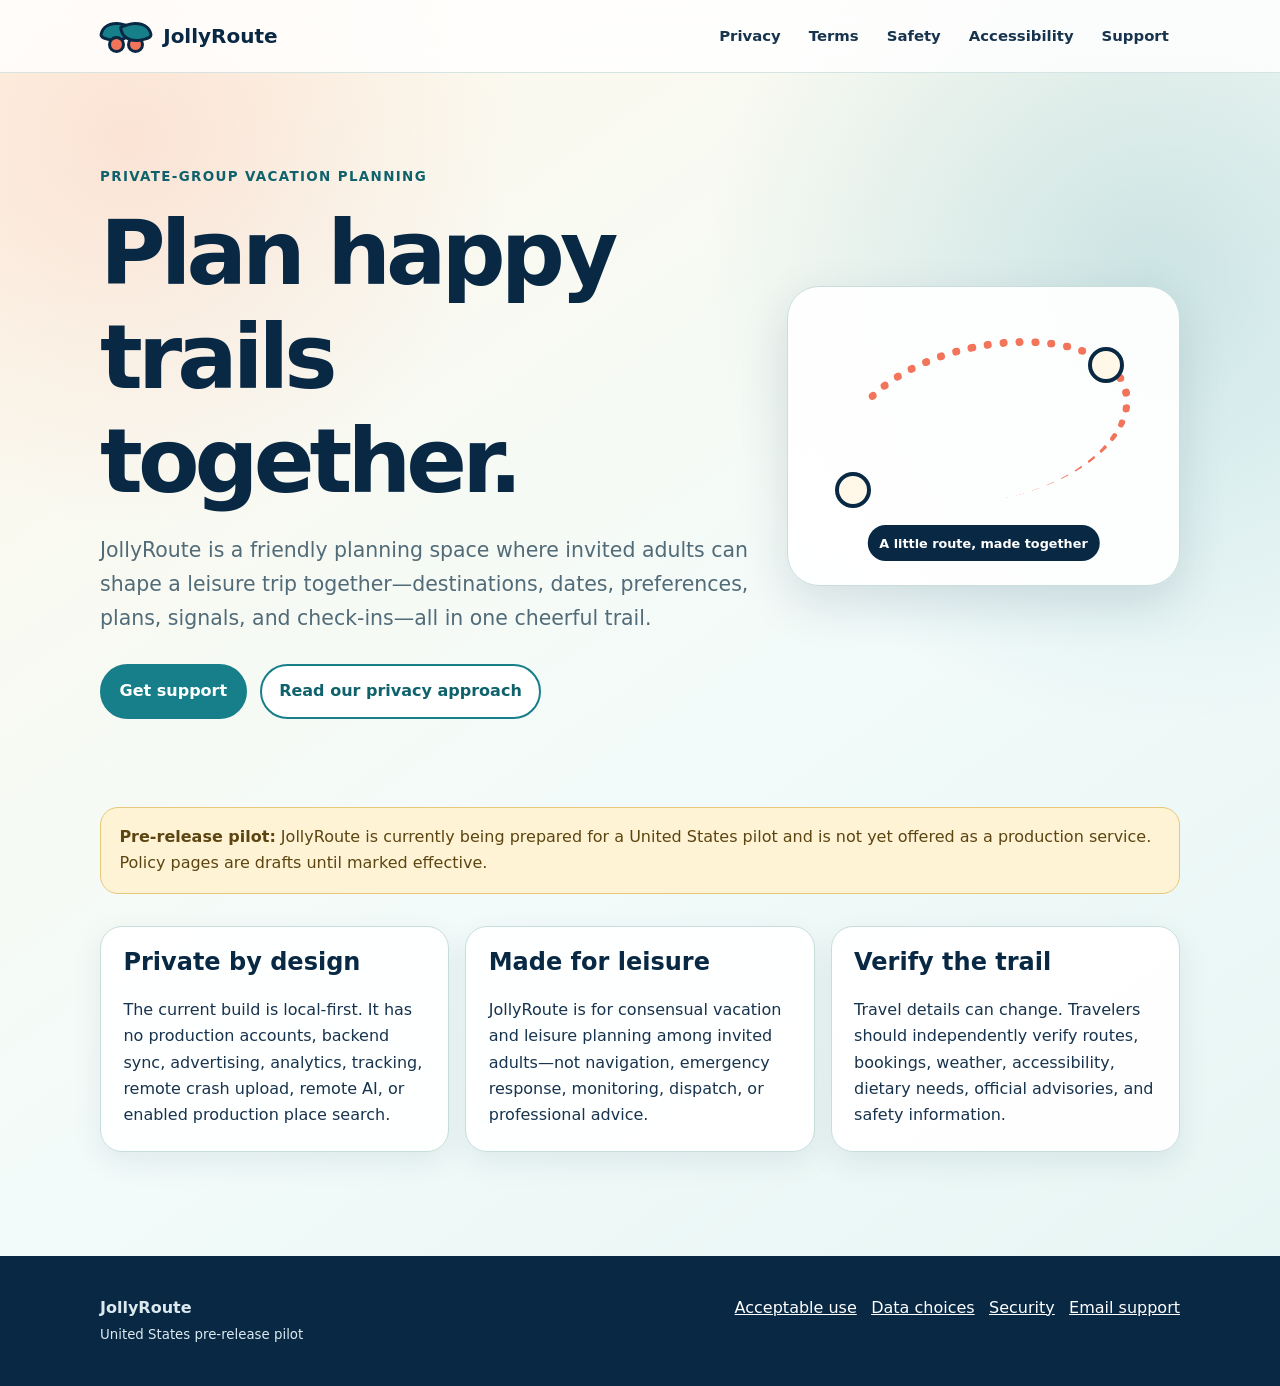
<file: index.html>
<!doctype html>
<html lang="en-US"><head><meta charset="utf-8"><meta name="viewport" content="width=device-width, initial-scale=1"><meta name="description" content="Official support and policy information for JollyRoute, a private-group vacation planning app for adults."><title>JollyRoute — plan happy trails together</title><link rel="stylesheet" href="styles.css"></head><body>
<a class="skip-link" href="#main">Skip to content</a>
<header class="site-header"><nav class="nav-wrap" aria-label="Primary navigation"><a class="brand" href="index.html" aria-current="page"><span class="brand-mark" aria-hidden="true"><span class="wheel one"></span><span class="wheel two"></span></span>JollyRoute</a><div class="nav-links"><a href="privacy.html">Privacy</a><a href="terms.html">Terms</a><a href="safety.html">Safety</a><a href="accessibility.html">Accessibility</a><a href="support.html">Support</a></div></nav></header>
<main id="main"><section class="hero"><div><p class="eyebrow">Private-group vacation planning</p><h1>Plan happy trails together.</h1><p class="lead">JollyRoute is a friendly planning space where invited adults can shape a leisure trip together—destinations, dates, preferences, plans, signals, and check-ins—all in one cheerful trail.</p><div class="button-row"><a class="button" href="support.html">Get support</a><a class="button secondary" href="privacy.html">Read our privacy approach</a></div></div><div class="trail-card" role="img" aria-label="Abstract JollyRoute trail connecting two stops"><span class="stop a"></span><span class="stop b"></span><span class="tiny-label">A little route, made together</span></div></section>
<div class="notice"><strong>Pre-release pilot:</strong> JollyRoute is currently being prepared for a United States pilot and is not yet offered as a production service. Policy pages are drafts until marked effective.</div>
<section class="grid" aria-label="JollyRoute principles"><article class="card"><h2>Private by design</h2><p>The current build is local-first. It has no production accounts, backend sync, advertising, analytics, tracking, remote crash upload, remote AI, or enabled production place search.</p></article><article class="card"><h2>Made for leisure</h2><p>JollyRoute is for consensual vacation and leisure planning among invited adults—not navigation, emergency response, monitoring, dispatch, or professional advice.</p></article><article class="card"><h2>Verify the trail</h2><p>Travel details can change. Travelers should independently verify routes, bookings, weather, accessibility, dietary needs, official advisories, and safety information.</p></article></section></main>
<footer class="site-footer"><div class="footer-wrap"><div><strong>JollyRoute</strong><br><small>United States pre-release pilot</small></div><div class="footer-links"><a href="acceptable-use.html">Acceptable use</a><a href="data-choices.html">Data choices</a><a href="security.html">Security</a><a href="mailto:jollyroute.support@gmail.com">Email support</a></div></div></footer></body></html>
</file>
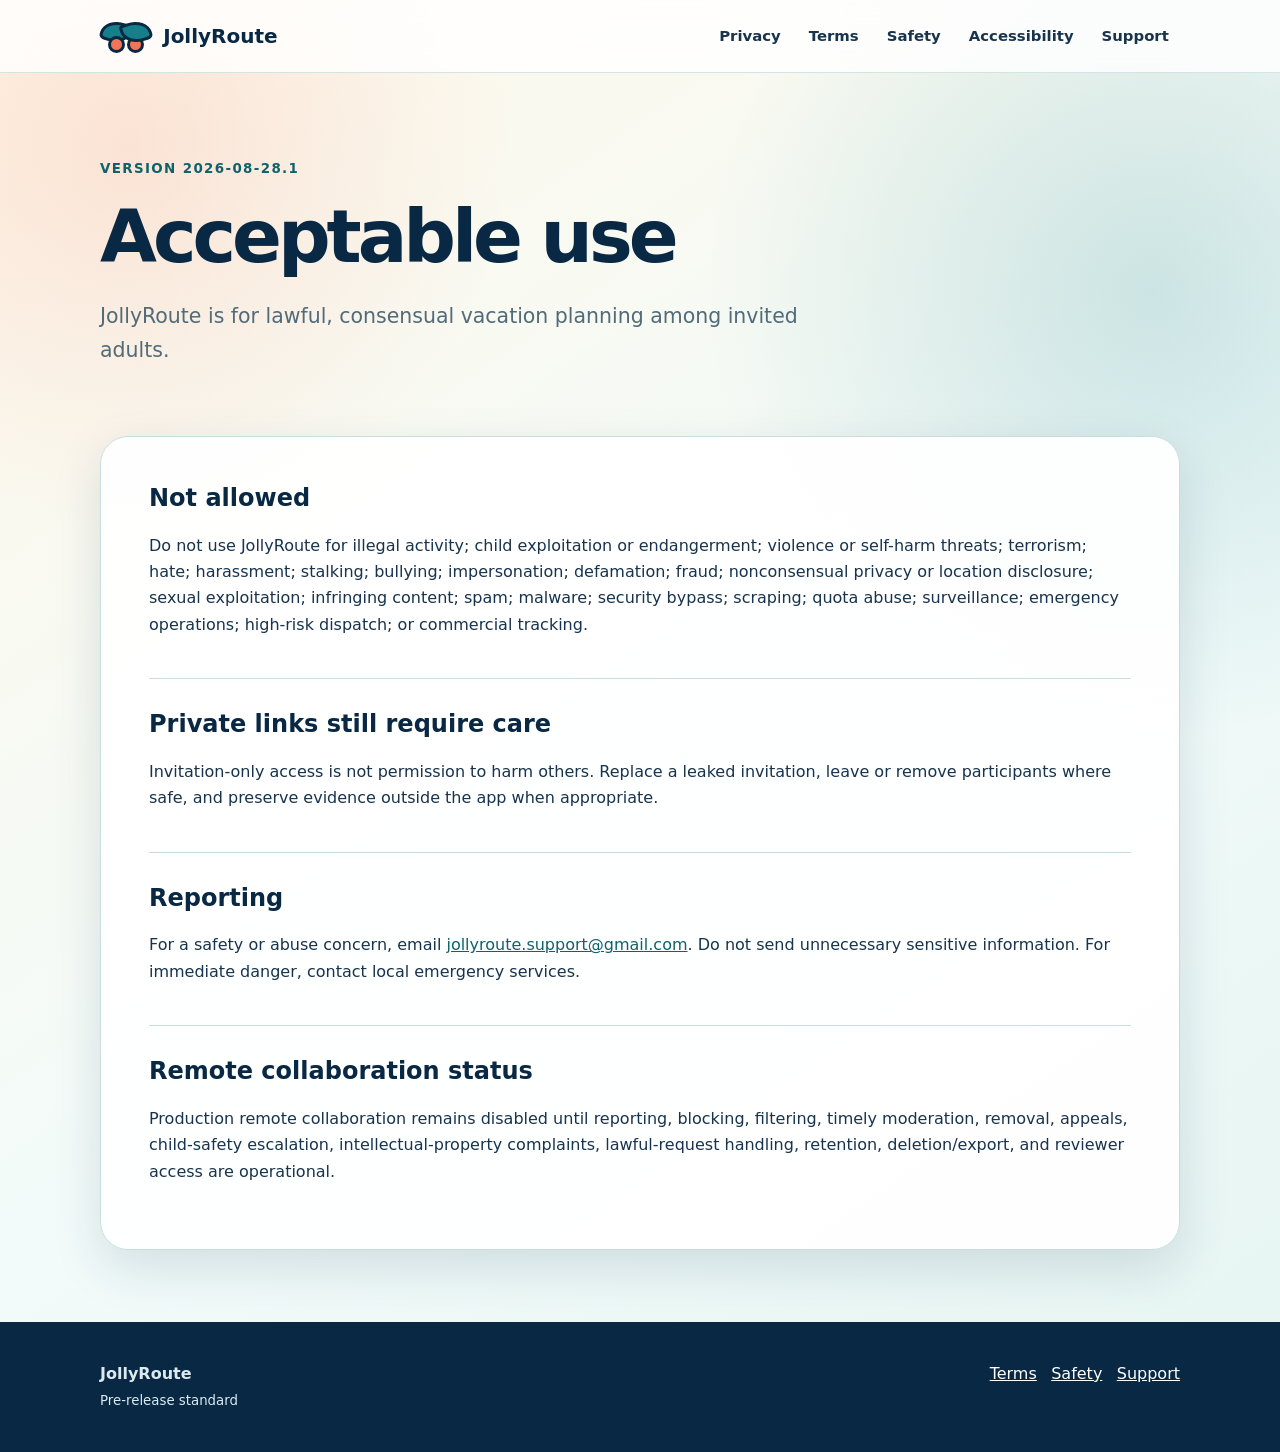
<file: acceptable-use.html>
<!doctype html><html lang="en-US"><head><meta charset="utf-8"><meta name="viewport" content="width=device-width, initial-scale=1"><meta name="description" content="JollyRoute acceptable use and community standards."><title>Acceptable use — JollyRoute</title><link rel="stylesheet" href="styles.css"></head><body>
<a class="skip-link" href="#main">Skip to content</a><header class="site-header"><nav class="nav-wrap" aria-label="Primary navigation"><a class="brand" href="index.html"><span class="brand-mark" aria-hidden="true"><span class="wheel one"></span><span class="wheel two"></span></span>JollyRoute</a><div class="nav-links"><a href="privacy.html">Privacy</a><a href="terms.html">Terms</a><a href="safety.html">Safety</a><a href="accessibility.html">Accessibility</a><a href="support.html">Support</a></div></nav></header>
<main id="main"><section class="page-hero"><p class="eyebrow">Version 2026-08-28.1</p><h1>Acceptable use</h1><p class="lead">JollyRoute is for lawful, consensual vacation planning among invited adults.</p></section><article class="content"><h2>Not allowed</h2><p>Do not use JollyRoute for illegal activity; child exploitation or endangerment; violence or self-harm threats; terrorism; hate; harassment; stalking; bullying; impersonation; defamation; fraud; nonconsensual privacy or location disclosure; sexual exploitation; infringing content; spam; malware; security bypass; scraping; quota abuse; surveillance; emergency operations; high-risk dispatch; or commercial tracking.</p><h2>Private links still require care</h2><p>Invitation-only access is not permission to harm others. Replace a leaked invitation, leave or remove participants where safe, and preserve evidence outside the app when appropriate.</p><h2>Reporting</h2><p>For a safety or abuse concern, email <a href="mailto:jollyroute.support@gmail.com?subject=Safety%20or%20abuse%20concern">jollyroute.support@gmail.com</a>. Do not send unnecessary sensitive information. For immediate danger, contact local emergency services.</p><h2>Remote collaboration status</h2><p>Production remote collaboration remains disabled until reporting, blocking, filtering, timely moderation, removal, appeals, child-safety escalation, intellectual-property complaints, lawful-request handling, retention, deletion/export, and reviewer access are operational.</p></article></main><footer class="site-footer"><div class="footer-wrap"><div><strong>JollyRoute</strong><br><small>Pre-release standard</small></div><div class="footer-links"><a href="terms.html">Terms</a><a href="safety.html">Safety</a><a href="support.html">Support</a></div></div></footer></body></html>
</file>
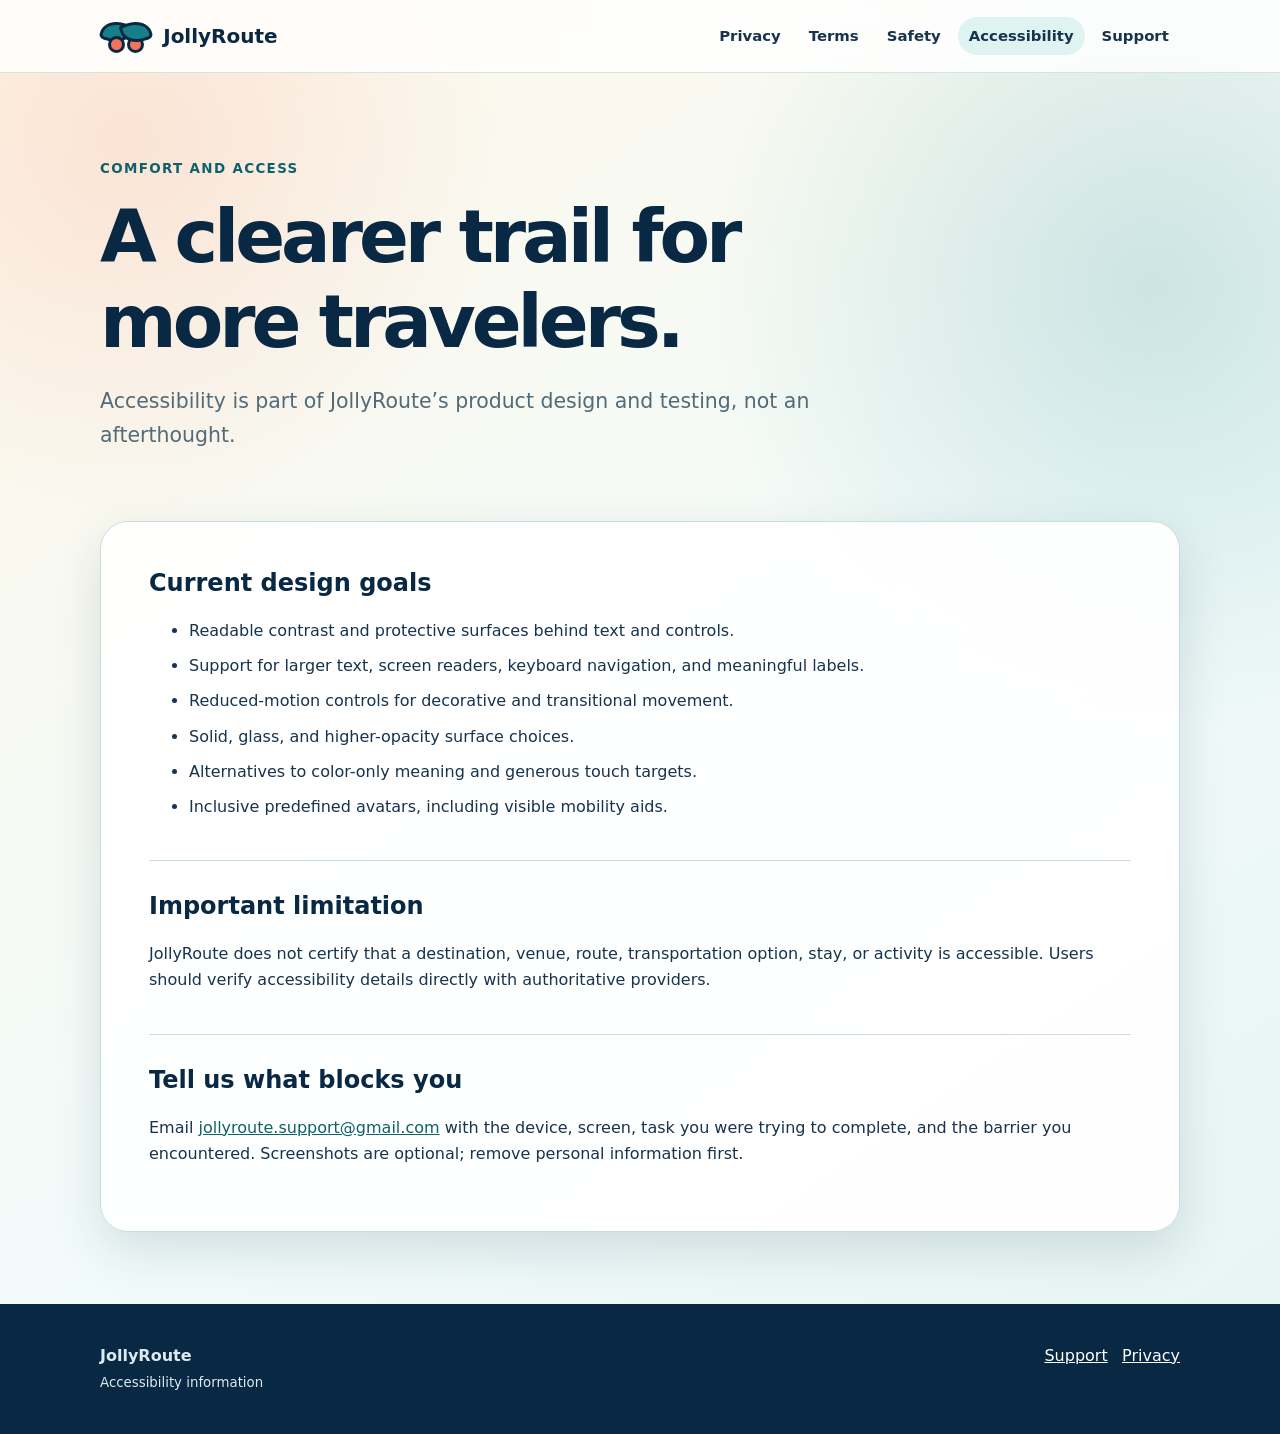
<file: accessibility.html>
<!doctype html><html lang="en-US"><head><meta charset="utf-8"><meta name="viewport" content="width=device-width, initial-scale=1"><meta name="description" content="JollyRoute accessibility information and feedback contact."><title>Accessibility — JollyRoute</title><link rel="stylesheet" href="styles.css"></head><body>
<a class="skip-link" href="#main">Skip to content</a><header class="site-header"><nav class="nav-wrap" aria-label="Primary navigation"><a class="brand" href="index.html"><span class="brand-mark" aria-hidden="true"><span class="wheel one"></span><span class="wheel two"></span></span>JollyRoute</a><div class="nav-links"><a href="privacy.html">Privacy</a><a href="terms.html">Terms</a><a href="safety.html">Safety</a><a href="accessibility.html" aria-current="page">Accessibility</a><a href="support.html">Support</a></div></nav></header>
<main id="main"><section class="page-hero"><p class="eyebrow">Comfort and access</p><h1>A clearer trail for more travelers.</h1><p class="lead">Accessibility is part of JollyRoute’s product design and testing, not an afterthought.</p></section><article class="content"><h2>Current design goals</h2><ul><li>Readable contrast and protective surfaces behind text and controls.</li><li>Support for larger text, screen readers, keyboard navigation, and meaningful labels.</li><li>Reduced-motion controls for decorative and transitional movement.</li><li>Solid, glass, and higher-opacity surface choices.</li><li>Alternatives to color-only meaning and generous touch targets.</li><li>Inclusive predefined avatars, including visible mobility aids.</li></ul><h2>Important limitation</h2><p>JollyRoute does not certify that a destination, venue, route, transportation option, stay, or activity is accessible. Users should verify accessibility details directly with authoritative providers.</p><h2>Tell us what blocks you</h2><p>Email <a href="mailto:jollyroute.support@gmail.com?subject=Accessibility%20feedback">jollyroute.support@gmail.com</a> with the device, screen, task you were trying to complete, and the barrier you encountered. Screenshots are optional; remove personal information first.</p></article></main><footer class="site-footer"><div class="footer-wrap"><div><strong>JollyRoute</strong><br><small>Accessibility information</small></div><div class="footer-links"><a href="support.html">Support</a><a href="privacy.html">Privacy</a></div></div></footer></body></html>
</file>
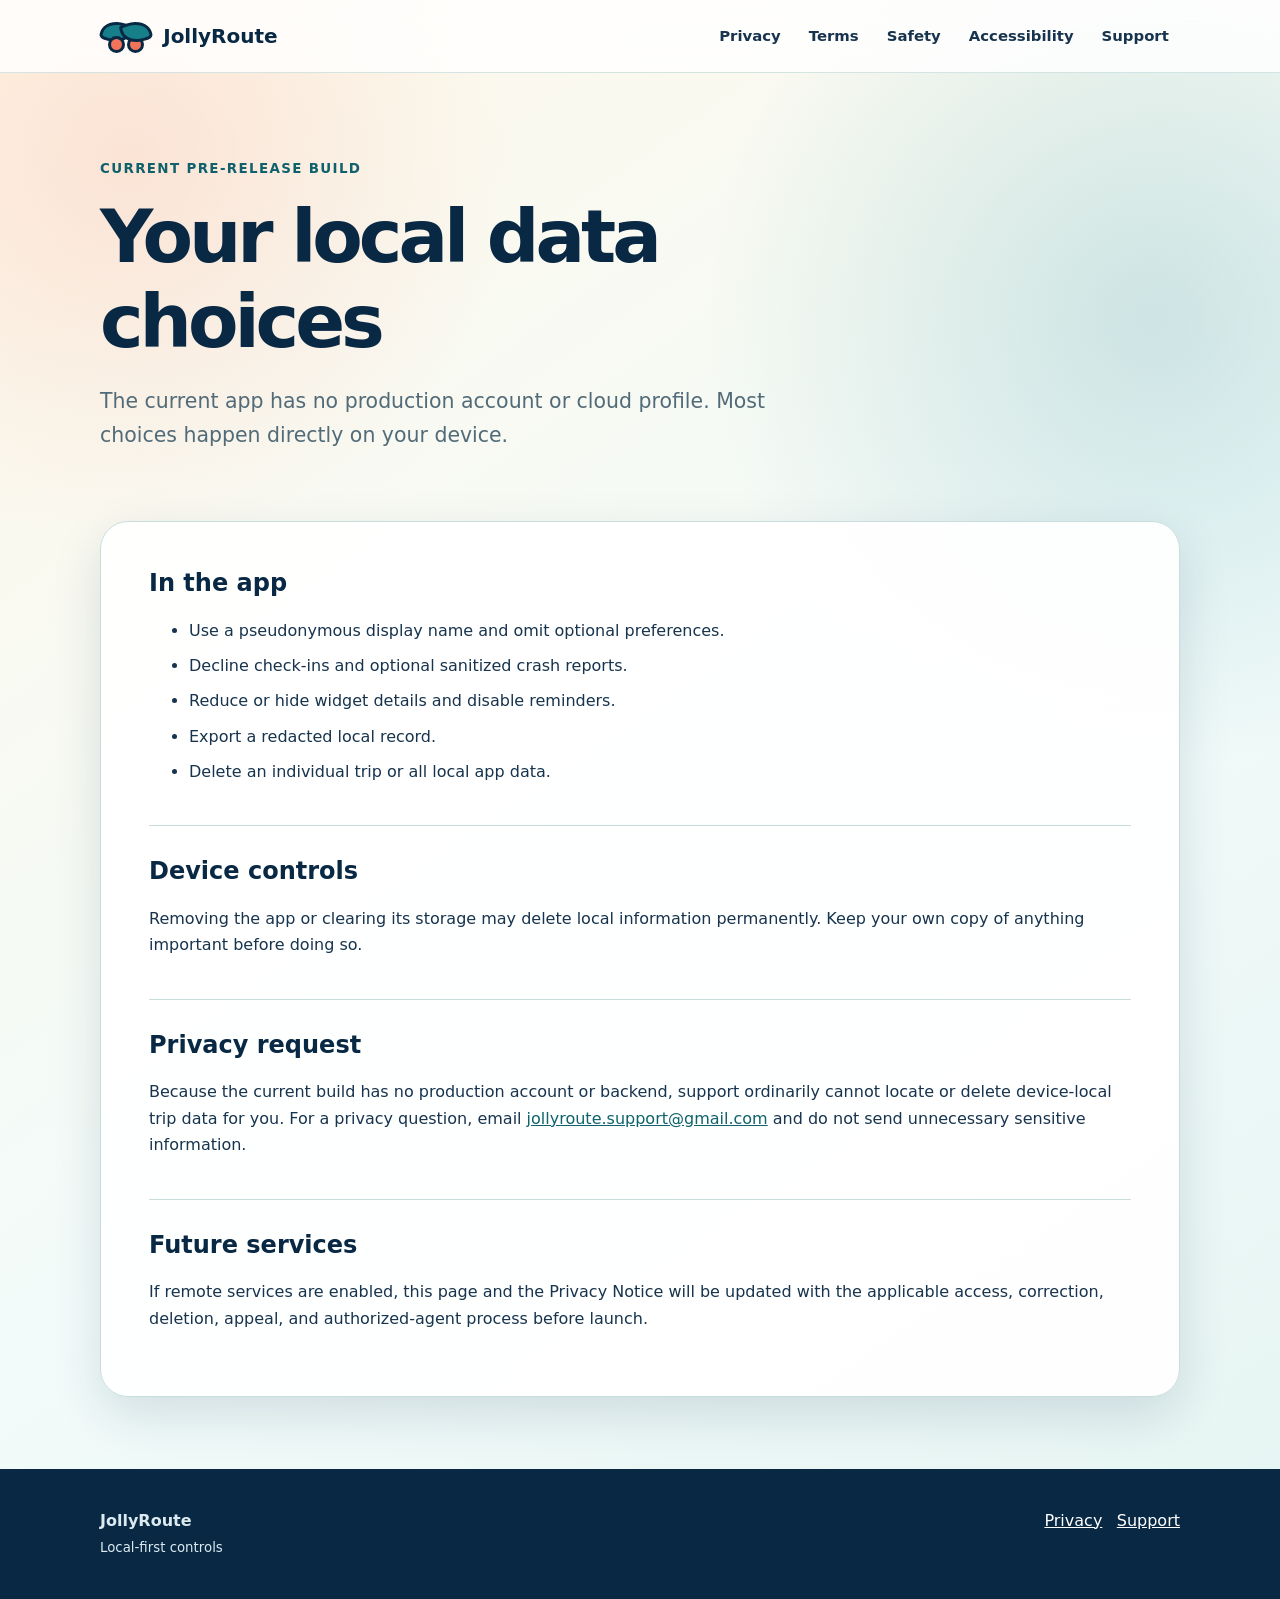
<file: data-choices.html>
<!doctype html><html lang="en-US"><head><meta charset="utf-8"><meta name="viewport" content="width=device-width, initial-scale=1"><meta name="description" content="JollyRoute local data choices."><title>Data choices — JollyRoute</title><link rel="stylesheet" href="styles.css"></head><body>
<a class="skip-link" href="#main">Skip to content</a><header class="site-header"><nav class="nav-wrap" aria-label="Primary navigation"><a class="brand" href="index.html"><span class="brand-mark" aria-hidden="true"><span class="wheel one"></span><span class="wheel two"></span></span>JollyRoute</a><div class="nav-links"><a href="privacy.html">Privacy</a><a href="terms.html">Terms</a><a href="safety.html">Safety</a><a href="accessibility.html">Accessibility</a><a href="support.html">Support</a></div></nav></header>
<main id="main"><section class="page-hero"><p class="eyebrow">Current pre-release build</p><h1>Your local data choices</h1><p class="lead">The current app has no production account or cloud profile. Most choices happen directly on your device.</p></section><article class="content"><h2>In the app</h2><ul><li>Use a pseudonymous display name and omit optional preferences.</li><li>Decline check-ins and optional sanitized crash reports.</li><li>Reduce or hide widget details and disable reminders.</li><li>Export a redacted local record.</li><li>Delete an individual trip or all local app data.</li></ul><h2>Device controls</h2><p>Removing the app or clearing its storage may delete local information permanently. Keep your own copy of anything important before doing so.</p><h2>Privacy request</h2><p>Because the current build has no production account or backend, support ordinarily cannot locate or delete device-local trip data for you. For a privacy question, email <a href="mailto:jollyroute.support@gmail.com?subject=Privacy%20request">jollyroute.support@gmail.com</a> and do not send unnecessary sensitive information.</p><h2>Future services</h2><p>If remote services are enabled, this page and the Privacy Notice will be updated with the applicable access, correction, deletion, appeal, and authorized-agent process before launch.</p></article></main><footer class="site-footer"><div class="footer-wrap"><div><strong>JollyRoute</strong><br><small>Local-first controls</small></div><div class="footer-links"><a href="privacy.html">Privacy</a><a href="support.html">Support</a></div></div></footer></body></html>
</file>
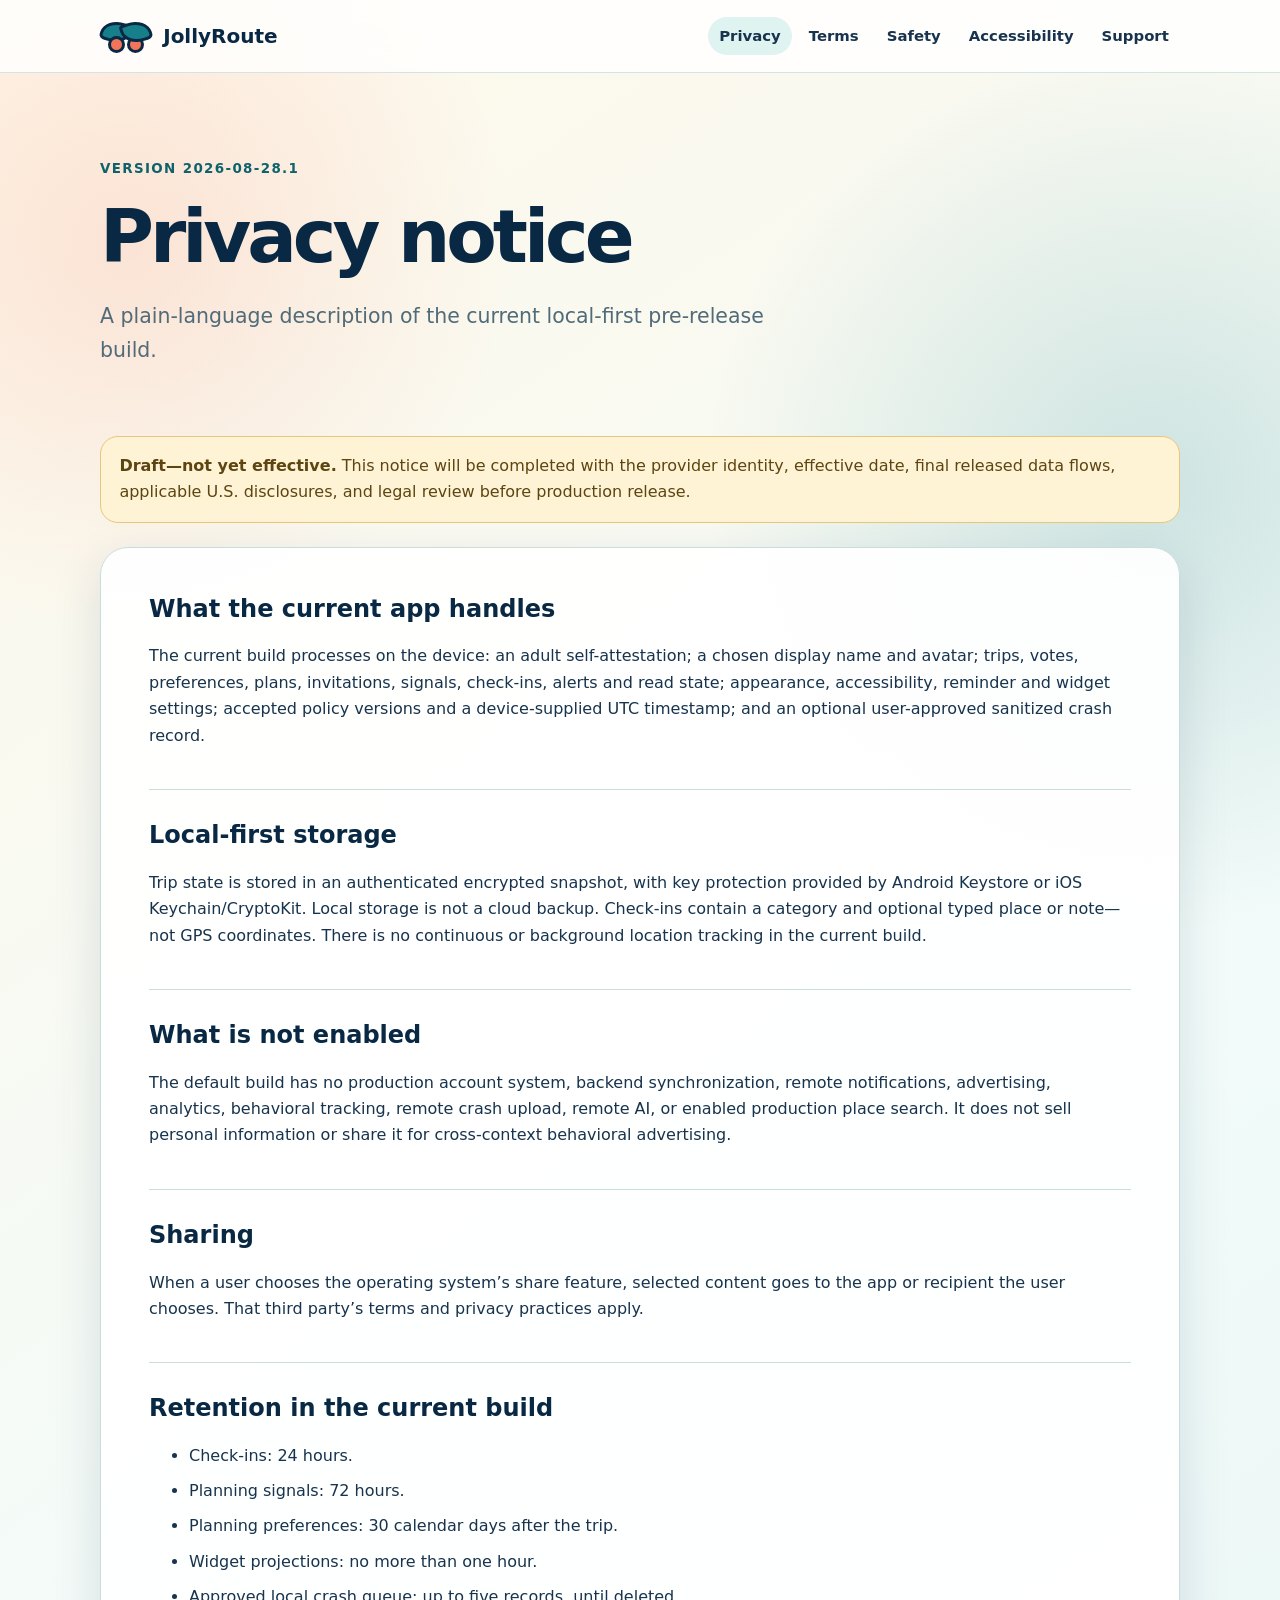
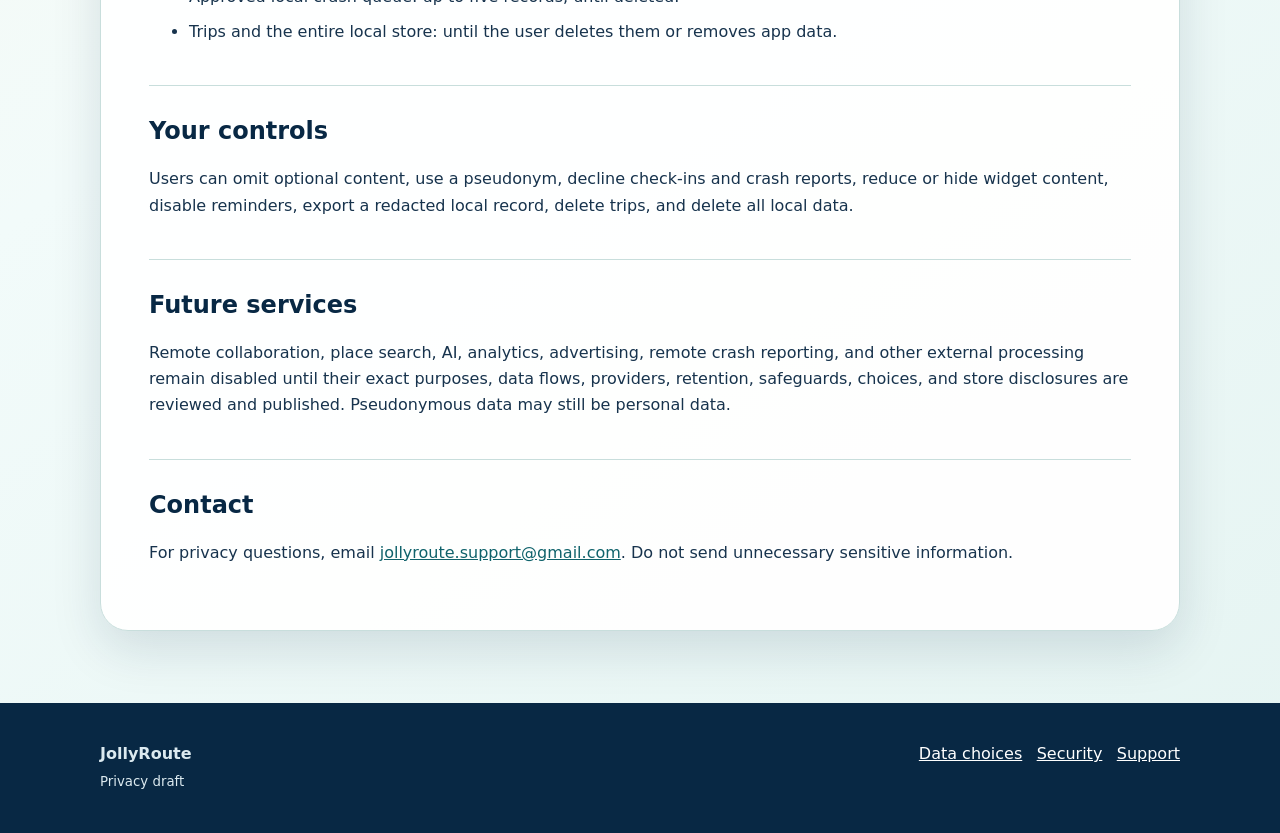
<file: privacy.html>
<!doctype html><html lang="en-US"><head><meta charset="utf-8"><meta name="viewport" content="width=device-width, initial-scale=1"><meta name="description" content="JollyRoute pre-release privacy notice."><title>Privacy — JollyRoute</title><link rel="stylesheet" href="styles.css"></head><body>
<a class="skip-link" href="#main">Skip to content</a><header class="site-header"><nav class="nav-wrap" aria-label="Primary navigation"><a class="brand" href="index.html"><span class="brand-mark" aria-hidden="true"><span class="wheel one"></span><span class="wheel two"></span></span>JollyRoute</a><div class="nav-links"><a href="privacy.html" aria-current="page">Privacy</a><a href="terms.html">Terms</a><a href="safety.html">Safety</a><a href="accessibility.html">Accessibility</a><a href="support.html">Support</a></div></nav></header>
<main id="main"><section class="page-hero"><p class="eyebrow">Version 2026-08-28.1</p><h1>Privacy notice</h1><p class="lead">A plain-language description of the current local-first pre-release build.</p></section><div class="notice"><strong>Draft—not yet effective.</strong> This notice will be completed with the provider identity, effective date, final released data flows, applicable U.S. disclosures, and legal review before production release.</div><article class="content">
<h2>What the current app handles</h2><p>The current build processes on the device: an adult self-attestation; a chosen display name and avatar; trips, votes, preferences, plans, invitations, signals, check-ins, alerts and read state; appearance, accessibility, reminder and widget settings; accepted policy versions and a device-supplied UTC timestamp; and an optional user-approved sanitized crash record.</p>
<h2>Local-first storage</h2><p>Trip state is stored in an authenticated encrypted snapshot, with key protection provided by Android Keystore or iOS Keychain/CryptoKit. Local storage is not a cloud backup. Check-ins contain a category and optional typed place or note—not GPS coordinates. There is no continuous or background location tracking in the current build.</p>
<h2>What is not enabled</h2><p>The default build has no production account system, backend synchronization, remote notifications, advertising, analytics, behavioral tracking, remote crash upload, remote AI, or enabled production place search. It does not sell personal information or share it for cross-context behavioral advertising.</p>
<h2>Sharing</h2><p>When a user chooses the operating system’s share feature, selected content goes to the app or recipient the user chooses. That third party’s terms and privacy practices apply.</p>
<h2>Retention in the current build</h2><ul><li>Check-ins: 24 hours.</li><li>Planning signals: 72 hours.</li><li>Planning preferences: 30 calendar days after the trip.</li><li>Widget projections: no more than one hour.</li><li>Approved local crash queue: up to five records, until deleted.</li><li>Trips and the entire local store: until the user deletes them or removes app data.</li></ul>
<h2>Your controls</h2><p>Users can omit optional content, use a pseudonym, decline check-ins and crash reports, reduce or hide widget content, disable reminders, export a redacted local record, delete trips, and delete all local data.</p>
<h2>Future services</h2><p>Remote collaboration, place search, AI, analytics, advertising, remote crash reporting, and other external processing remain disabled until their exact purposes, data flows, providers, retention, safeguards, choices, and store disclosures are reviewed and published. Pseudonymous data may still be personal data.</p>
<h2>Contact</h2><p>For privacy questions, email <a href="mailto:jollyroute.support@gmail.com?subject=Privacy%20request">jollyroute.support@gmail.com</a>. Do not send unnecessary sensitive information.</p>
</article></main><footer class="site-footer"><div class="footer-wrap"><div><strong>JollyRoute</strong><br><small>Privacy draft</small></div><div class="footer-links"><a href="data-choices.html">Data choices</a><a href="security.html">Security</a><a href="support.html">Support</a></div></div></footer></body></html>
</file>
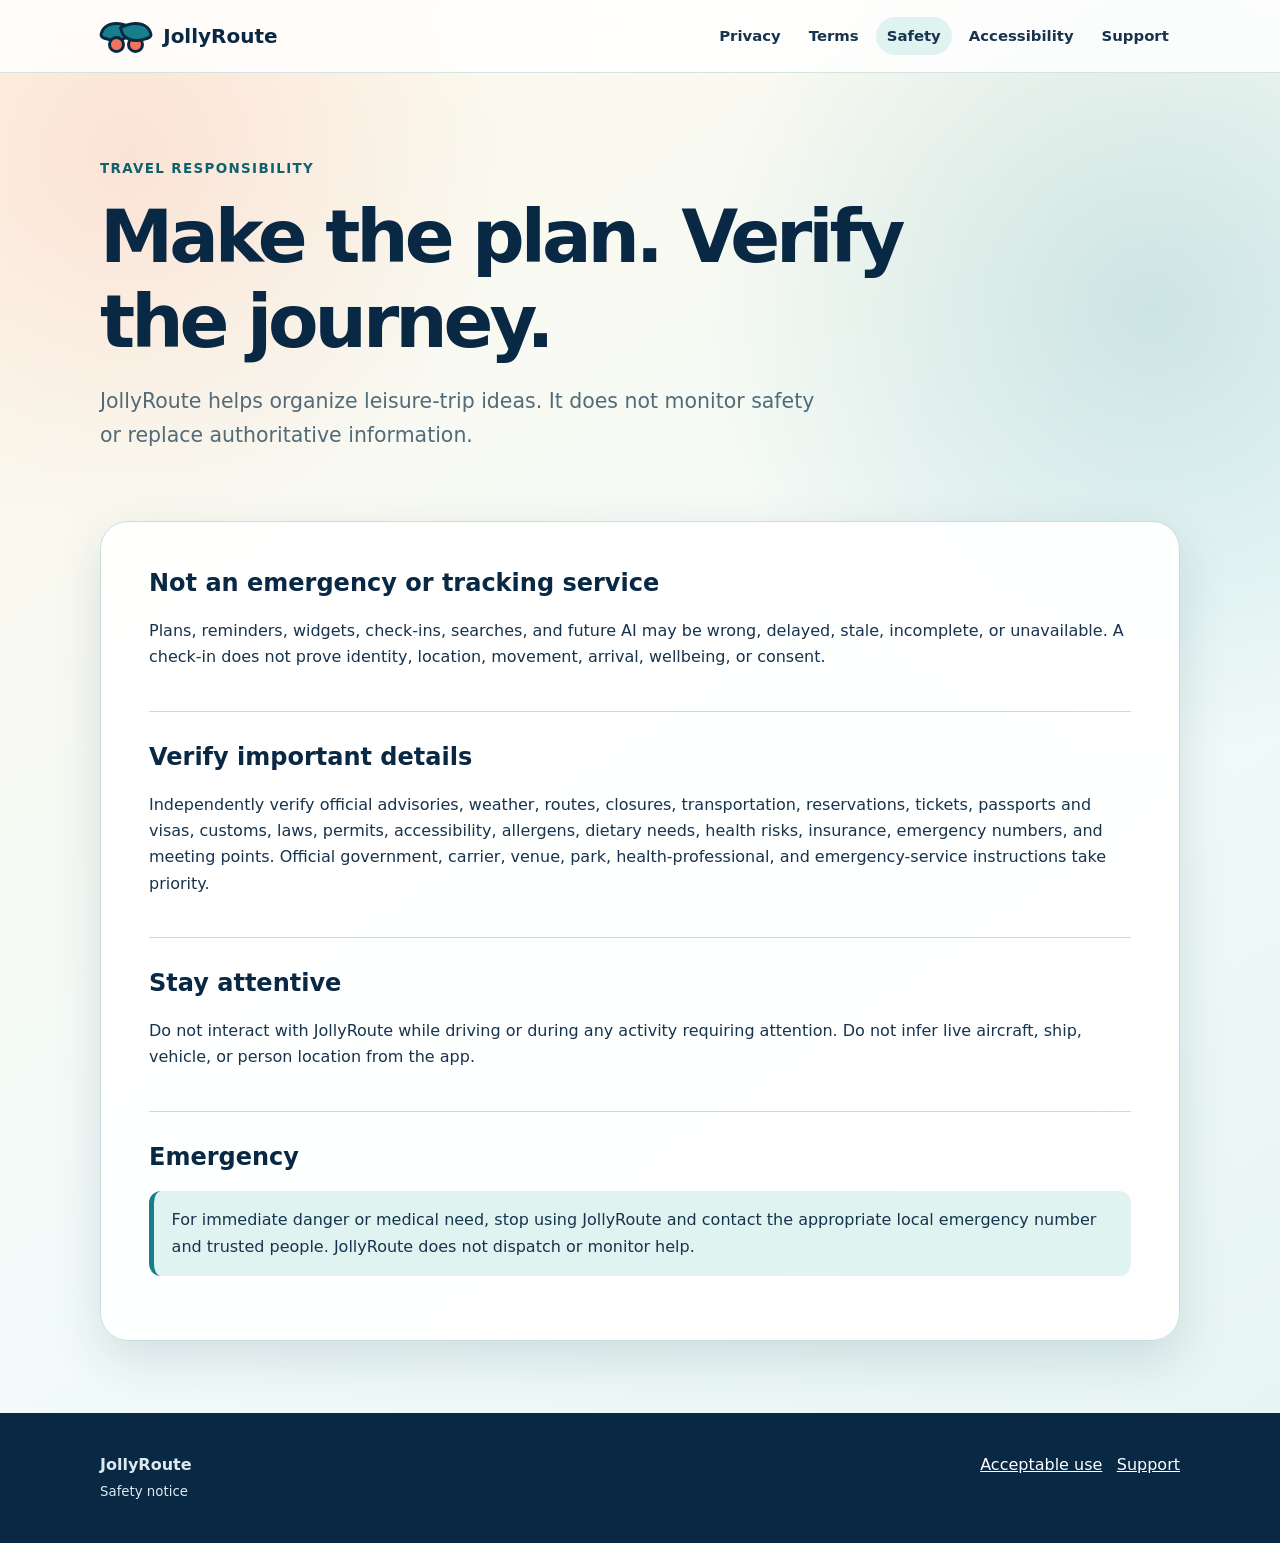
<file: safety.html>
<!doctype html><html lang="en-US"><head><meta charset="utf-8"><meta name="viewport" content="width=device-width, initial-scale=1"><meta name="description" content="JollyRoute travel safety and responsibility notice."><title>Travel safety — JollyRoute</title><link rel="stylesheet" href="styles.css"></head><body>
<a class="skip-link" href="#main">Skip to content</a><header class="site-header"><nav class="nav-wrap" aria-label="Primary navigation"><a class="brand" href="index.html"><span class="brand-mark" aria-hidden="true"><span class="wheel one"></span><span class="wheel two"></span></span>JollyRoute</a><div class="nav-links"><a href="privacy.html">Privacy</a><a href="terms.html">Terms</a><a href="safety.html" aria-current="page">Safety</a><a href="accessibility.html">Accessibility</a><a href="support.html">Support</a></div></nav></header>
<main id="main"><section class="page-hero"><p class="eyebrow">Travel responsibility</p><h1>Make the plan. Verify the journey.</h1><p class="lead">JollyRoute helps organize leisure-trip ideas. It does not monitor safety or replace authoritative information.</p></section><article class="content"><h2>Not an emergency or tracking service</h2><p>Plans, reminders, widgets, check-ins, searches, and future AI may be wrong, delayed, stale, incomplete, or unavailable. A check-in does not prove identity, location, movement, arrival, wellbeing, or consent.</p><h2>Verify important details</h2><p>Independently verify official advisories, weather, routes, closures, transportation, reservations, tickets, passports and visas, customs, laws, permits, accessibility, allergens, dietary needs, health risks, insurance, emergency numbers, and meeting points. Official government, carrier, venue, park, health-professional, and emergency-service instructions take priority.</p><h2>Stay attentive</h2><p>Do not interact with JollyRoute while driving or during any activity requiring attention. Do not infer live aircraft, ship, vehicle, or person location from the app.</p><h2>Emergency</h2><p class="callout">For immediate danger or medical need, stop using JollyRoute and contact the appropriate local emergency number and trusted people. JollyRoute does not dispatch or monitor help.</p></article></main><footer class="site-footer"><div class="footer-wrap"><div><strong>JollyRoute</strong><br><small>Safety notice</small></div><div class="footer-links"><a href="acceptable-use.html">Acceptable use</a><a href="support.html">Support</a></div></div></footer></body></html>
</file>
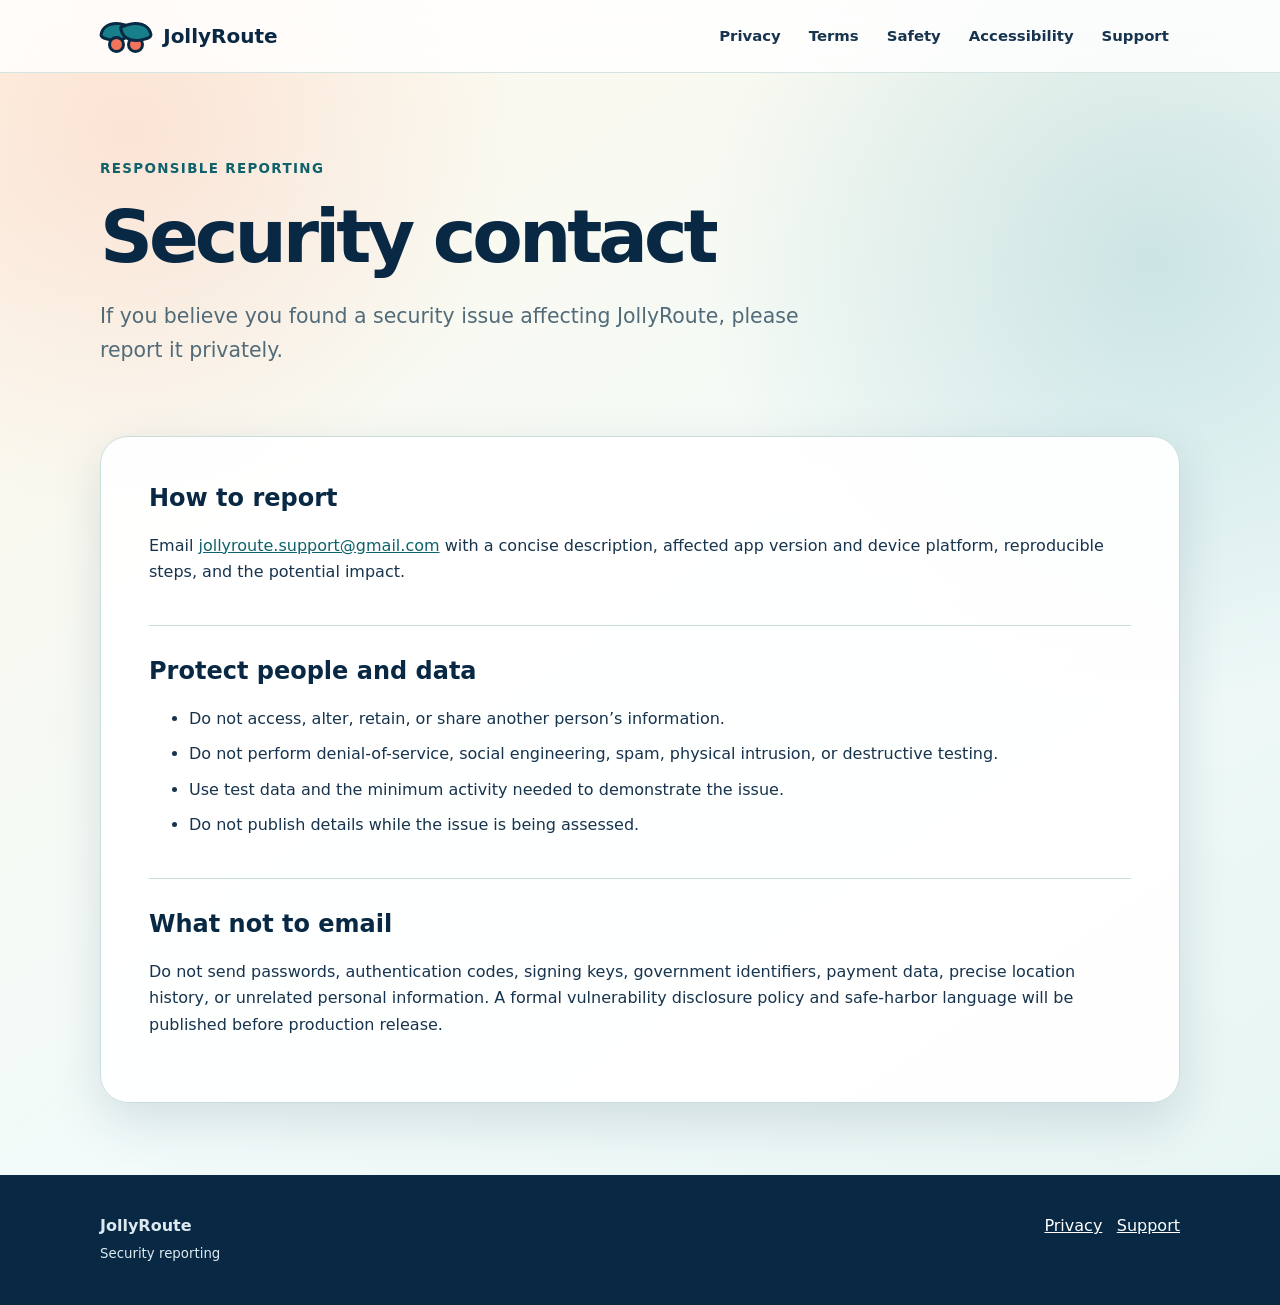
<file: security.html>
<!doctype html><html lang="en-US"><head><meta charset="utf-8"><meta name="viewport" content="width=device-width, initial-scale=1"><meta name="description" content="Report a potential JollyRoute security issue."><title>Security — JollyRoute</title><link rel="stylesheet" href="styles.css"></head><body>
<a class="skip-link" href="#main">Skip to content</a><header class="site-header"><nav class="nav-wrap" aria-label="Primary navigation"><a class="brand" href="index.html"><span class="brand-mark" aria-hidden="true"><span class="wheel one"></span><span class="wheel two"></span></span>JollyRoute</a><div class="nav-links"><a href="privacy.html">Privacy</a><a href="terms.html">Terms</a><a href="safety.html">Safety</a><a href="accessibility.html">Accessibility</a><a href="support.html">Support</a></div></nav></header>
<main id="main"><section class="page-hero"><p class="eyebrow">Responsible reporting</p><h1>Security contact</h1><p class="lead">If you believe you found a security issue affecting JollyRoute, please report it privately.</p></section><article class="content"><h2>How to report</h2><p>Email <a href="mailto:jollyroute.support@gmail.com?subject=Potential%20security%20issue">jollyroute.support@gmail.com</a> with a concise description, affected app version and device platform, reproducible steps, and the potential impact.</p><h2>Protect people and data</h2><ul><li>Do not access, alter, retain, or share another person’s information.</li><li>Do not perform denial-of-service, social engineering, spam, physical intrusion, or destructive testing.</li><li>Use test data and the minimum activity needed to demonstrate the issue.</li><li>Do not publish details while the issue is being assessed.</li></ul><h2>What not to email</h2><p>Do not send passwords, authentication codes, signing keys, government identifiers, payment data, precise location history, or unrelated personal information. A formal vulnerability disclosure policy and safe-harbor language will be published before production release.</p></article></main><footer class="site-footer"><div class="footer-wrap"><div><strong>JollyRoute</strong><br><small>Security reporting</small></div><div class="footer-links"><a href="privacy.html">Privacy</a><a href="support.html">Support</a></div></div></footer></body></html>
</file>
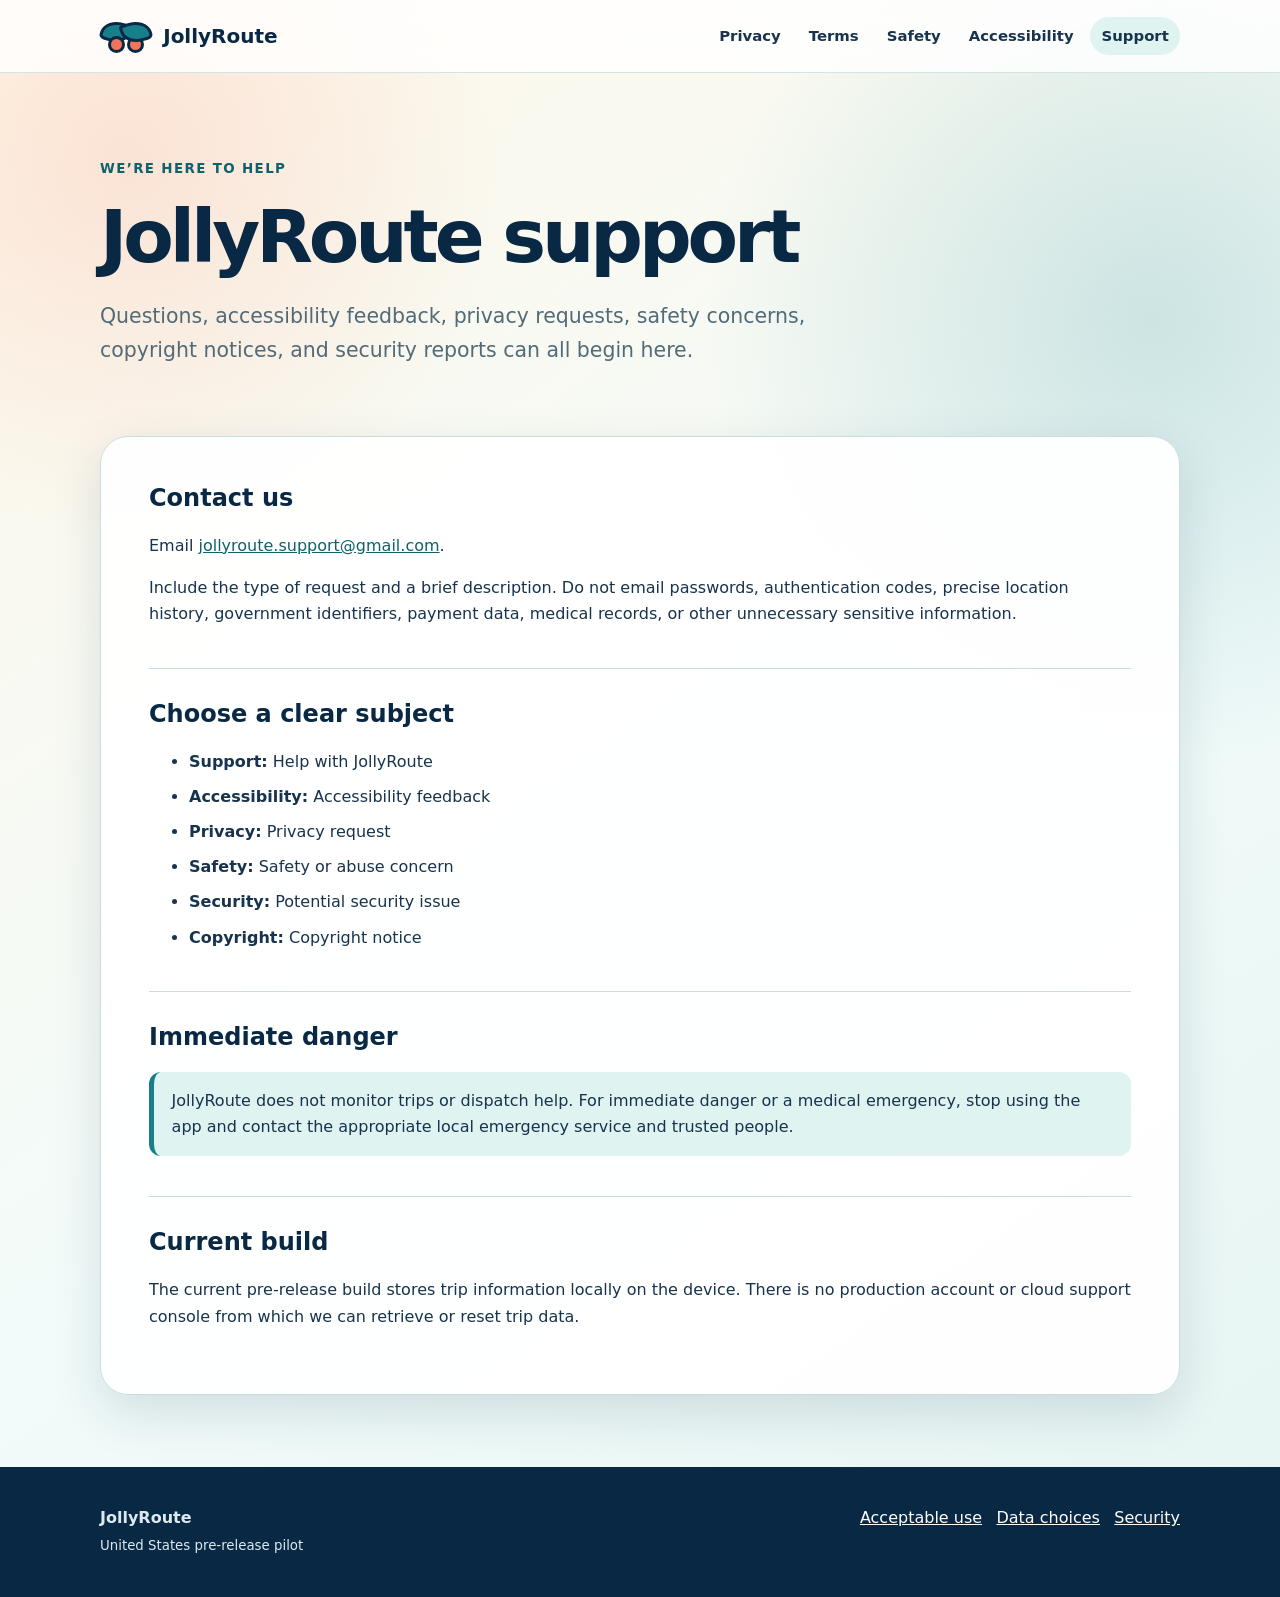
<file: support.html>
<!doctype html><html lang="en-US"><head><meta charset="utf-8"><meta name="viewport" content="width=device-width, initial-scale=1"><meta name="description" content="Contact JollyRoute support."><title>Support — JollyRoute</title><link rel="stylesheet" href="styles.css"></head><body>
<a class="skip-link" href="#main">Skip to content</a><header class="site-header"><nav class="nav-wrap" aria-label="Primary navigation"><a class="brand" href="index.html"><span class="brand-mark" aria-hidden="true"><span class="wheel one"></span><span class="wheel two"></span></span>JollyRoute</a><div class="nav-links"><a href="privacy.html">Privacy</a><a href="terms.html">Terms</a><a href="safety.html">Safety</a><a href="accessibility.html">Accessibility</a><a href="support.html" aria-current="page">Support</a></div></nav></header>
<main id="main"><section class="page-hero"><p class="eyebrow">We’re here to help</p><h1>JollyRoute support</h1><p class="lead">Questions, accessibility feedback, privacy requests, safety concerns, copyright notices, and security reports can all begin here.</p></section><article class="content">
<h2>Contact us</h2><p>Email <a href="mailto:jollyroute.support@gmail.com">jollyroute.support@gmail.com</a>.</p><p>Include the type of request and a brief description. Do not email passwords, authentication codes, precise location history, government identifiers, payment data, medical records, or other unnecessary sensitive information.</p>
<h2>Choose a clear subject</h2><ul><li><strong>Support:</strong> Help with JollyRoute</li><li><strong>Accessibility:</strong> Accessibility feedback</li><li><strong>Privacy:</strong> Privacy request</li><li><strong>Safety:</strong> Safety or abuse concern</li><li><strong>Security:</strong> Potential security issue</li><li><strong>Copyright:</strong> Copyright notice</li></ul>
<h2>Immediate danger</h2><p class="callout">JollyRoute does not monitor trips or dispatch help. For immediate danger or a medical emergency, stop using the app and contact the appropriate local emergency service and trusted people.</p>
<h2>Current build</h2><p>The current pre-release build stores trip information locally on the device. There is no production account or cloud support console from which we can retrieve or reset trip data.</p>
</article></main><footer class="site-footer"><div class="footer-wrap"><div><strong>JollyRoute</strong><br><small>United States pre-release pilot</small></div><div class="footer-links"><a href="acceptable-use.html">Acceptable use</a><a href="data-choices.html">Data choices</a><a href="security.html">Security</a></div></div></footer></body></html>
</file>
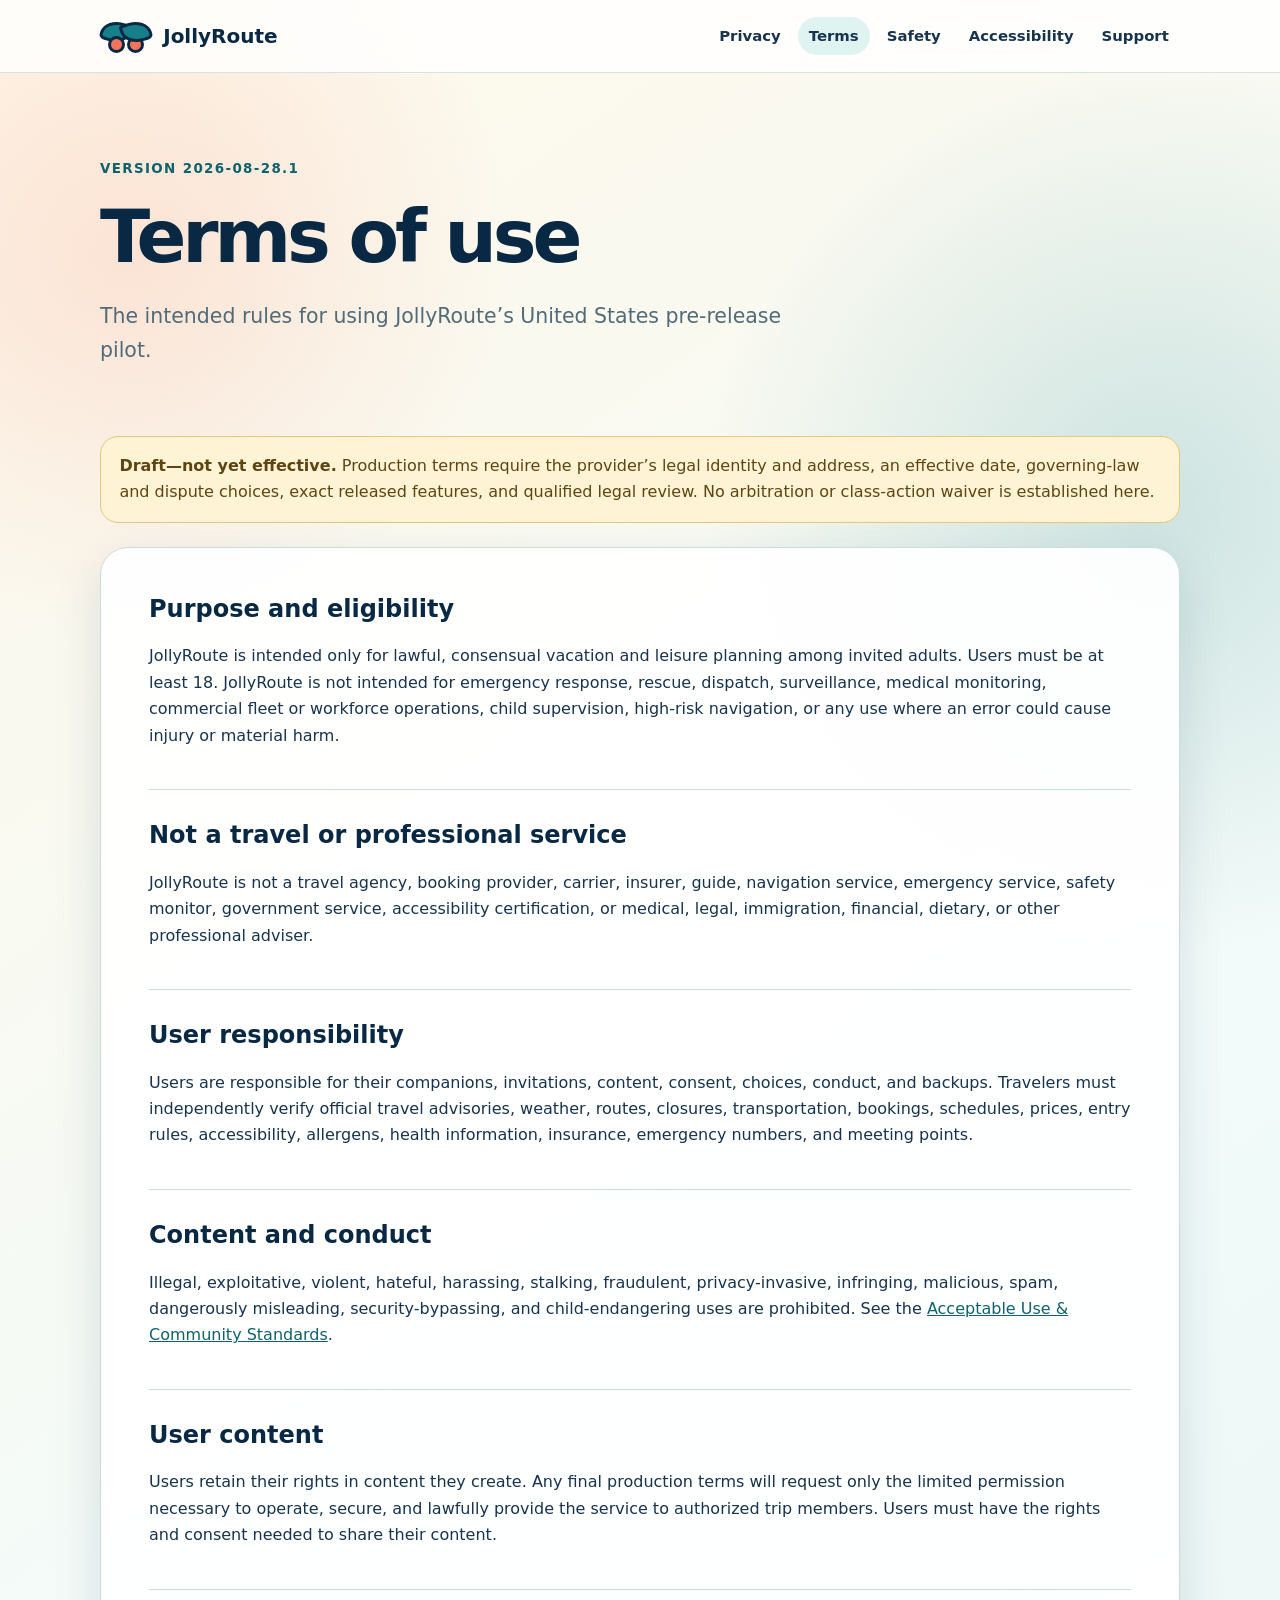
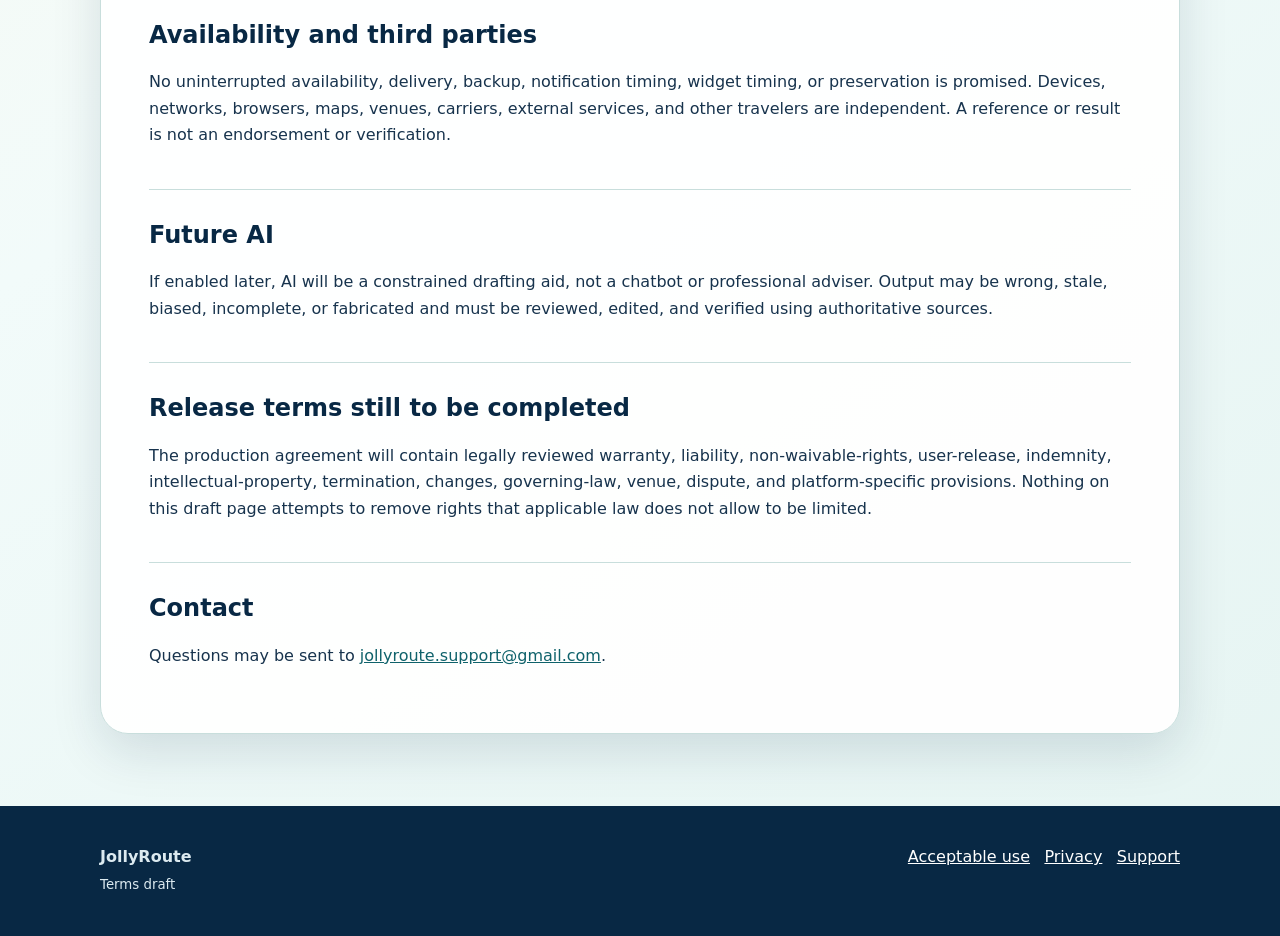
<file: terms.html>
<!doctype html><html lang="en-US"><head><meta charset="utf-8"><meta name="viewport" content="width=device-width, initial-scale=1"><meta name="description" content="JollyRoute pre-release terms information."><title>Terms — JollyRoute</title><link rel="stylesheet" href="styles.css"></head><body>
<a class="skip-link" href="#main">Skip to content</a><header class="site-header"><nav class="nav-wrap" aria-label="Primary navigation"><a class="brand" href="index.html"><span class="brand-mark" aria-hidden="true"><span class="wheel one"></span><span class="wheel two"></span></span>JollyRoute</a><div class="nav-links"><a href="privacy.html">Privacy</a><a href="terms.html" aria-current="page">Terms</a><a href="safety.html">Safety</a><a href="accessibility.html">Accessibility</a><a href="support.html">Support</a></div></nav></header>
<main id="main"><section class="page-hero"><p class="eyebrow">Version 2026-08-28.1</p><h1>Terms of use</h1><p class="lead">The intended rules for using JollyRoute’s United States pre-release pilot.</p></section><div class="notice"><strong>Draft—not yet effective.</strong> Production terms require the provider’s legal identity and address, an effective date, governing-law and dispute choices, exact released features, and qualified legal review. No arbitration or class-action waiver is established here.</div><article class="content">
<h2>Purpose and eligibility</h2><p>JollyRoute is intended only for lawful, consensual vacation and leisure planning among invited adults. Users must be at least 18. JollyRoute is not intended for emergency response, rescue, dispatch, surveillance, medical monitoring, commercial fleet or workforce operations, child supervision, high-risk navigation, or any use where an error could cause injury or material harm.</p>
<h2>Not a travel or professional service</h2><p>JollyRoute is not a travel agency, booking provider, carrier, insurer, guide, navigation service, emergency service, safety monitor, government service, accessibility certification, or medical, legal, immigration, financial, dietary, or other professional adviser.</p>
<h2>User responsibility</h2><p>Users are responsible for their companions, invitations, content, consent, choices, conduct, and backups. Travelers must independently verify official travel advisories, weather, routes, closures, transportation, bookings, schedules, prices, entry rules, accessibility, allergens, health information, insurance, emergency numbers, and meeting points.</p>
<h2>Content and conduct</h2><p>Illegal, exploitative, violent, hateful, harassing, stalking, fraudulent, privacy-invasive, infringing, malicious, spam, dangerously misleading, security-bypassing, and child-endangering uses are prohibited. See the <a href="acceptable-use.html">Acceptable Use &amp; Community Standards</a>.</p>
<h2>User content</h2><p>Users retain their rights in content they create. Any final production terms will request only the limited permission necessary to operate, secure, and lawfully provide the service to authorized trip members. Users must have the rights and consent needed to share their content.</p>
<h2>Availability and third parties</h2><p>No uninterrupted availability, delivery, backup, notification timing, widget timing, or preservation is promised. Devices, networks, browsers, maps, venues, carriers, external services, and other travelers are independent. A reference or result is not an endorsement or verification.</p>
<h2>Future AI</h2><p>If enabled later, AI will be a constrained drafting aid, not a chatbot or professional adviser. Output may be wrong, stale, biased, incomplete, or fabricated and must be reviewed, edited, and verified using authoritative sources.</p>
<h2>Release terms still to be completed</h2><p>The production agreement will contain legally reviewed warranty, liability, non-waivable-rights, user-release, indemnity, intellectual-property, termination, changes, governing-law, venue, dispute, and platform-specific provisions. Nothing on this draft page attempts to remove rights that applicable law does not allow to be limited.</p>
<h2>Contact</h2><p>Questions may be sent to <a href="mailto:jollyroute.support@gmail.com?subject=Terms%20question">jollyroute.support@gmail.com</a>.</p>
</article></main><footer class="site-footer"><div class="footer-wrap"><div><strong>JollyRoute</strong><br><small>Terms draft</small></div><div class="footer-links"><a href="acceptable-use.html">Acceptable use</a><a href="privacy.html">Privacy</a><a href="support.html">Support</a></div></div></footer></body></html>
</file>
<file: styles.css>
:root {
  color-scheme: light;
  --ink: #17334d;
  --muted: #526b78;
  --navy: #082844;
  --teal: #167f89;
  --teal-dark: #0f626b;
  --coral: #f1745b;
  --cream: #fff8e9;
  --sky: #dff3f1;
  --paper: rgba(255, 255, 255, 0.94);
  --line: #c8dedc;
  --shadow: 0 18px 50px rgba(8, 40, 68, 0.13);
}
* { box-sizing: border-box; }
html { scroll-behavior: smooth; }
body {
  margin: 0;
  background: radial-gradient(circle at 10% 10%, rgba(241,116,91,.16), transparent 24rem), radial-gradient(circle at 90% 20%, rgba(22,127,137,.18), transparent 28rem), linear-gradient(145deg, var(--cream), #f2fbfa 55%, #e5f4f2);
  color: var(--ink);
  font-family: ui-rounded, "Arial Rounded MT Bold", system-ui, -apple-system, BlinkMacSystemFont, "Segoe UI", sans-serif;
  line-height: 1.65;
  min-height: 100vh;
}
a { color: var(--teal-dark); }
a:hover { color: var(--navy); }
a:focus-visible { outline: 3px solid var(--coral); outline-offset: 4px; }
.skip-link { background: var(--navy); color: white; left: 1rem; padding: .7rem 1rem; position: fixed; top: -5rem; z-index: 100; }
.skip-link:focus { top: 1rem; }
.site-header { backdrop-filter: blur(14px); background: rgba(255,255,255,.82); border-bottom: 1px solid rgba(200,222,220,.8); position: sticky; top: 0; z-index: 20; }
.nav-wrap, main, .footer-wrap { margin: auto; max-width: 1120px; padding-left: 1.25rem; padding-right: 1.25rem; }
.nav-wrap { align-items: center; display: flex; gap: 1rem; justify-content: space-between; min-height: 72px; }
.brand { align-items: center; color: var(--navy); display: inline-flex; font-size: 1.25rem; font-weight: 850; gap: .7rem; text-decoration: none; }
.brand-mark { height: 38px; position: relative; width: 52px; }
.brand-mark::before, .brand-mark::after { background: var(--teal); border: 3px solid var(--navy); border-radius: 70% 15% 70% 20%; content: ""; height: 16px; position: absolute; top: 4px; width: 24px; }
.brand-mark::before { left: 1px; transform: rotate(18deg); }
.brand-mark::after { right: 1px; transform: scaleX(-1) rotate(18deg); }
.wheel { background: var(--coral); border: 3px solid var(--navy); border-radius: 50%; bottom: 2px; height: 17px; position: absolute; width: 17px; }
.wheel.one { left: 8px; }
.wheel.two { right: 8px; }
.nav-links { display: flex; flex-wrap: wrap; gap: .35rem; justify-content: flex-end; }
.nav-links a { border-radius: 999px; color: var(--ink); font-size: .93rem; font-weight: 700; padding: .45rem .7rem; text-decoration: none; }
.nav-links a[aria-current="page"], .nav-links a:hover { background: var(--sky); }
main { padding-bottom: 4.5rem; }
.hero { align-items: center; display: grid; gap: 2rem; grid-template-columns: 1.25fr .75fr; min-height: 520px; padding: 5rem 0 4rem; }
.eyebrow { color: var(--teal-dark); font-size: .84rem; font-weight: 850; letter-spacing: .1em; text-transform: uppercase; }
h1, h2, h3 { color: var(--navy); line-height: 1.16; }
h1 { font-size: clamp(2.55rem, 7vw, 5.7rem); letter-spacing: -.055em; margin: .35rem 0 1rem; max-width: 850px; }
.page-hero h1 { font-size: clamp(2.3rem, 6vw, 4.6rem); }
.lead { color: var(--muted); font-size: clamp(1.05rem, 2vw, 1.28rem); max-width: 720px; }
.button-row { display: flex; flex-wrap: wrap; gap: .8rem; margin-top: 1.8rem; }
.button { background: var(--teal); border: 2px solid var(--teal); border-radius: 999px; color: white; display: inline-block; font-weight: 800; padding: .75rem 1.1rem; text-decoration: none; }
.button:hover { background: var(--teal-dark); color: white; }
.button.secondary { background: white; color: var(--teal-dark); }
.trail-card { background: var(--paper); border: 1px solid var(--line); border-radius: 32px; box-shadow: var(--shadow); min-height: 300px; overflow: hidden; padding: 2rem; position: relative; }
.trail-card::before { border: 8px dotted var(--coral); border-bottom: 0; border-left-color: transparent; border-radius: 50%; content: ""; height: 150px; left: 14%; position: absolute; top: 55px; transform: rotate(-12deg); width: 70%; }
.stop { background: var(--cream); border: 4px solid var(--navy); border-radius: 50%; height: 36px; position: absolute; width: 36px; }
.stop.a { left: 12%; top: 62%; }
.stop.b { right: 14%; top: 20%; }
.tiny-label { background: var(--navy); border-radius: 999px; bottom: 1.5rem; color: white; font-size: .8rem; font-weight: 800; left: 50%; padding: .45rem .75rem; position: absolute; transform: translateX(-50%); white-space: nowrap; }
.notice { background: #fff3d6; border: 1px solid #e7c779; border-radius: 18px; color: #5c4510; margin: 1.5rem 0; padding: 1rem 1.15rem; }
.grid { display: grid; gap: 1rem; grid-template-columns: repeat(3,minmax(0,1fr)); margin: 2rem 0; }
.card { background: var(--paper); border: 1px solid var(--line); border-radius: 22px; box-shadow: 0 10px 30px rgba(8,40,68,.08); padding: 1.4rem; }
.card h2, .card h3 { margin-top: 0; }
.card p:last-child { margin-bottom: 0; }
.page-hero { padding: 4.5rem 0 1.5rem; }
.content { background: var(--paper); border: 1px solid var(--line); border-radius: 28px; box-shadow: var(--shadow); margin-top: 1.5rem; padding: clamp(1.25rem,4vw,3rem); }
.content h2 { border-top: 1px solid var(--line); margin-top: 2.5rem; padding-top: 2rem; }
.content h2:first-child { border-top: 0; margin-top: 0; padding-top: 0; }
.content li + li { margin-top: .55rem; }
.callout { background: var(--sky); border-left: 5px solid var(--teal); border-radius: 12px; padding: 1rem 1.1rem; }
.site-footer { background: var(--navy); color: #dceaf0; }
.footer-wrap { display: grid; gap: 1rem; grid-template-columns: 1fr auto; padding-bottom: 2.4rem; padding-top: 2.4rem; }
.site-footer a { color: white; }
.footer-links { display: flex; flex-wrap: wrap; gap: .9rem; justify-content: flex-end; }
@media (max-width: 800px) { .nav-wrap { align-items: flex-start; flex-direction: column; padding-bottom: .9rem; padding-top: .9rem; } .nav-links { justify-content: flex-start; } .hero { grid-template-columns: 1fr; min-height: auto; padding-top: 3rem; } .trail-card { min-height: 250px; } .grid { grid-template-columns: 1fr; } .footer-wrap { grid-template-columns: 1fr; } .footer-links { justify-content: flex-start; } }
@media (prefers-reduced-motion: reduce) { html { scroll-behavior: auto; } }
</file>
